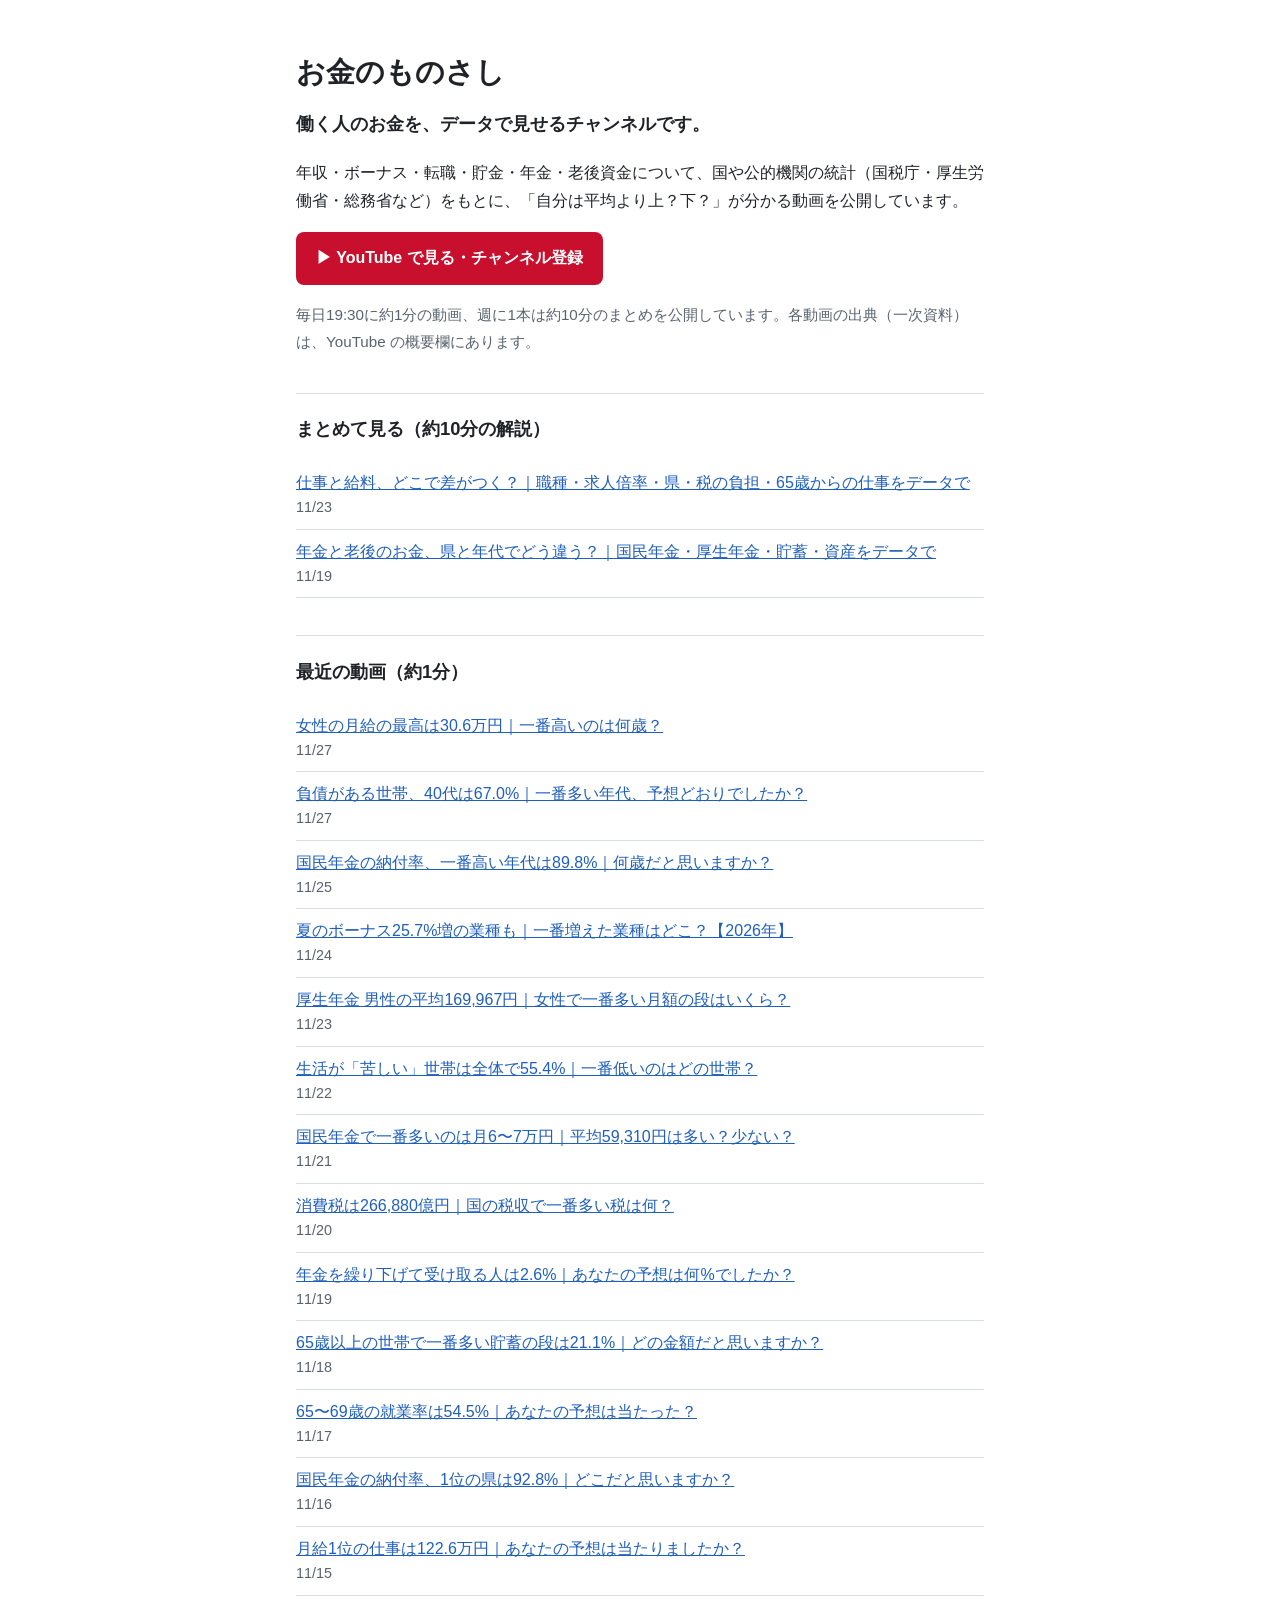
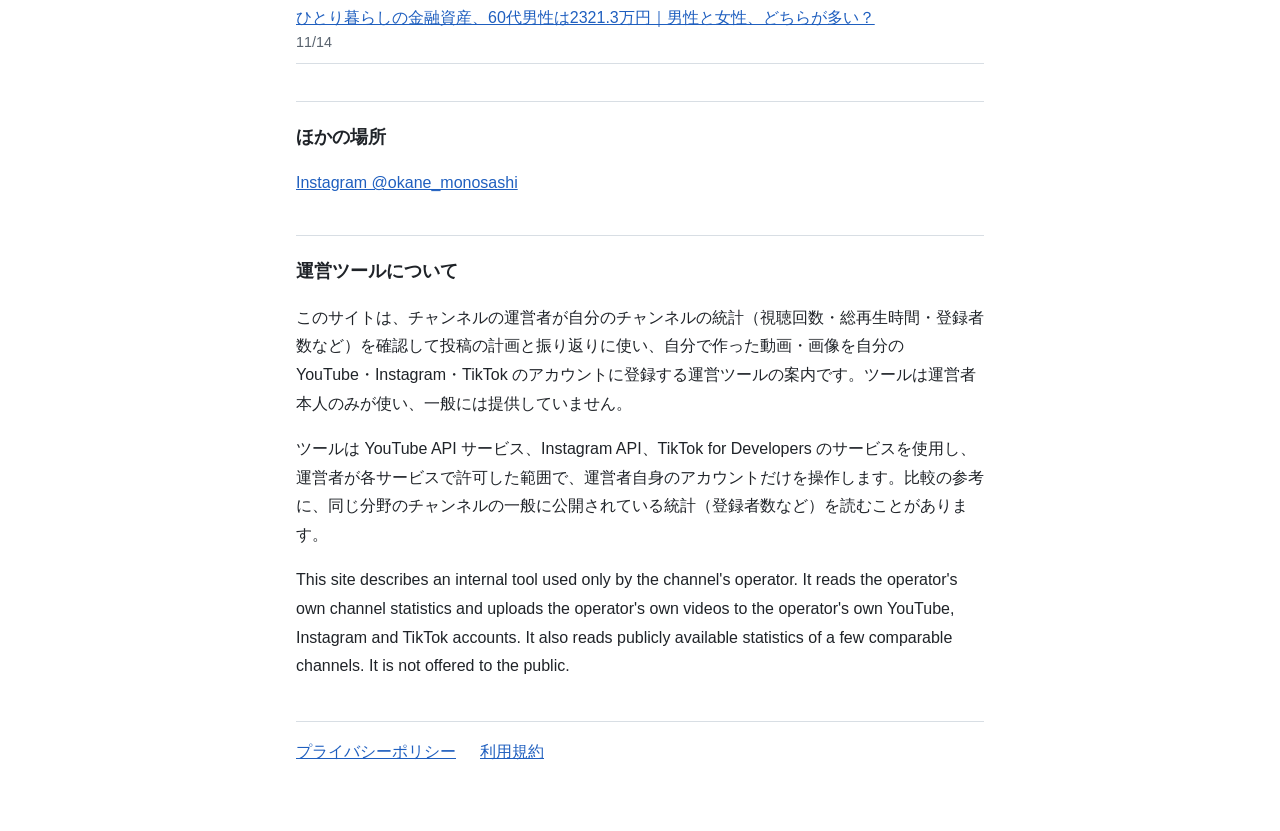
<file: index.html>
<!doctype html>
<html lang="ja">
<head>
<meta charset="utf-8">
<meta name="viewport" content="width=device-width, initial-scale=1">
<title>お金のものさし</title>
<link rel="stylesheet" href="style.css">
</head>
<body>
<main>
  <h1>お金のものさし</h1>
  <p class="lead">働く人のお金を、データで見せるチャンネルです。</p>
  <p>年収・ボーナス・転職・貯金・年金・老後資金について、国や公的機関の統計（国税庁・厚生労働省・総務省など）をもとに、「自分は平均より上？下？」が分かる動画を公開しています。</p>
  <p><a class="button" href="https://www.youtube.com/@%E3%81%8A%E9%87%91%E3%81%AE%E3%82%82%E3%81%AE%E3%81%95%E3%81%97?sub_confirmation=1">▶ YouTube で見る・チャンネル登録</a></p>
  <p class="sub">毎日19:30に約1分の動画、週に1本は約10分のまとめを公開しています。各動画の出典（一次資料）は、YouTube の概要欄にあります。</p>

  <h2>まとめて見る（約10分の解説）</h2>
  <ul class="videos">
    <li><a href="https://youtu.be/18E9BaKMp7U">仕事と給料、どこで差がつく？｜職種・求人倍率・県・税の負担・65歳からの仕事をデータで</a><span class="date">11/23</span></li>
    <li><a href="https://youtu.be/rUFPYE1JXHg">年金と老後のお金、県と年代でどう違う？｜国民年金・厚生年金・貯蓄・資産をデータで</a><span class="date">11/19</span></li>
  </ul>
  <h2>最近の動画（約1分）</h2>
  <ul class="videos">
    <li><a href="https://youtube.com/shorts/x5qanJHw9ck">女性の月給の最高は30.6万円｜一番高いのは何歳？</a><span class="date">11/27</span></li>
    <li><a href="https://youtube.com/shorts/KVENhGezioA">負債がある世帯、40代は67.0%｜一番多い年代、予想どおりでしたか？</a><span class="date">11/27</span></li>
    <li><a href="https://youtube.com/shorts/TTMH55Oafds">国民年金の納付率、一番高い年代は89.8%｜何歳だと思いますか？</a><span class="date">11/25</span></li>
    <li><a href="https://youtube.com/shorts/xdBkvVurj-o">夏のボーナス25.7%増の業種も｜一番増えた業種はどこ？【2026年】</a><span class="date">11/24</span></li>
    <li><a href="https://youtube.com/shorts/gPv6J9fJNKI">厚生年金 男性の平均169,967円｜女性で一番多い月額の段はいくら？</a><span class="date">11/23</span></li>
    <li><a href="https://youtube.com/shorts/LYKNODz2Hec">生活が「苦しい」世帯は全体で55.4%｜一番低いのはどの世帯？</a><span class="date">11/22</span></li>
    <li><a href="https://youtube.com/shorts/fIXE_lTf7NE">国民年金で一番多いのは月6〜7万円｜平均59,310円は多い？少ない？</a><span class="date">11/21</span></li>
    <li><a href="https://youtube.com/shorts/U6adzj6xTyw">消費税は266,880億円｜国の税収で一番多い税は何？</a><span class="date">11/20</span></li>
    <li><a href="https://youtube.com/shorts/phaamiqKUu4">年金を繰り下げて受け取る人は2.6%｜あなたの予想は何%でしたか？</a><span class="date">11/19</span></li>
    <li><a href="https://youtube.com/shorts/lzpZmGSrGxg">65歳以上の世帯で一番多い貯蓄の段は21.1%｜どの金額だと思いますか？</a><span class="date">11/18</span></li>
    <li><a href="https://youtube.com/shorts/TFfhloboNTU">65〜69歳の就業率は54.5%｜あなたの予想は当たった？</a><span class="date">11/17</span></li>
    <li><a href="https://youtube.com/shorts/ytEnR82bvR0">国民年金の納付率、1位の県は92.8%｜どこだと思いますか？</a><span class="date">11/16</span></li>
    <li><a href="https://youtube.com/shorts/6TtFxM8iXM0">月給1位の仕事は122.6万円｜あなたの予想は当たりましたか？</a><span class="date">11/15</span></li>
    <li><a href="https://youtube.com/shorts/kB2SMdeqKJw">ひとり暮らしの金融資産、60代男性は2321.3万円｜男性と女性、どちらが多い？</a><span class="date">11/14</span></li>
  </ul>

  <h2>ほかの場所</h2>
  <p><a href="https://www.instagram.com/okane_monosashi/">Instagram @okane_monosashi</a></p>

  <h2>運営ツールについて</h2>
  <p>このサイトは、チャンネルの運営者が自分のチャンネルの統計（視聴回数・総再生時間・登録者数など）を確認して投稿の計画と振り返りに使い、自分で作った動画・画像を自分の YouTube・Instagram・TikTok のアカウントに登録する運営ツールの案内です。ツールは運営者本人のみが使い、一般には提供していません。</p>
  <p>ツールは YouTube API サービス、Instagram API、TikTok for Developers のサービスを使用し、運営者が各サービスで許可した範囲で、運営者自身のアカウントだけを操作します。比較の参考に、同じ分野のチャンネルの一般に公開されている統計（登録者数など）を読むことがあります。</p>
  <p lang="en">This site describes an internal tool used only by the channel's operator. It reads the operator's own channel statistics and uploads the operator's own videos to the operator's own YouTube, Instagram and TikTok accounts. It also reads publicly available statistics of a few comparable channels. It is not offered to the public.</p>

  <nav>
    <a href="privacy.html">プライバシーポリシー</a>
    <a href="terms.html">利用規約</a>
  </nav>
</main>
</body>
</html>
</file>
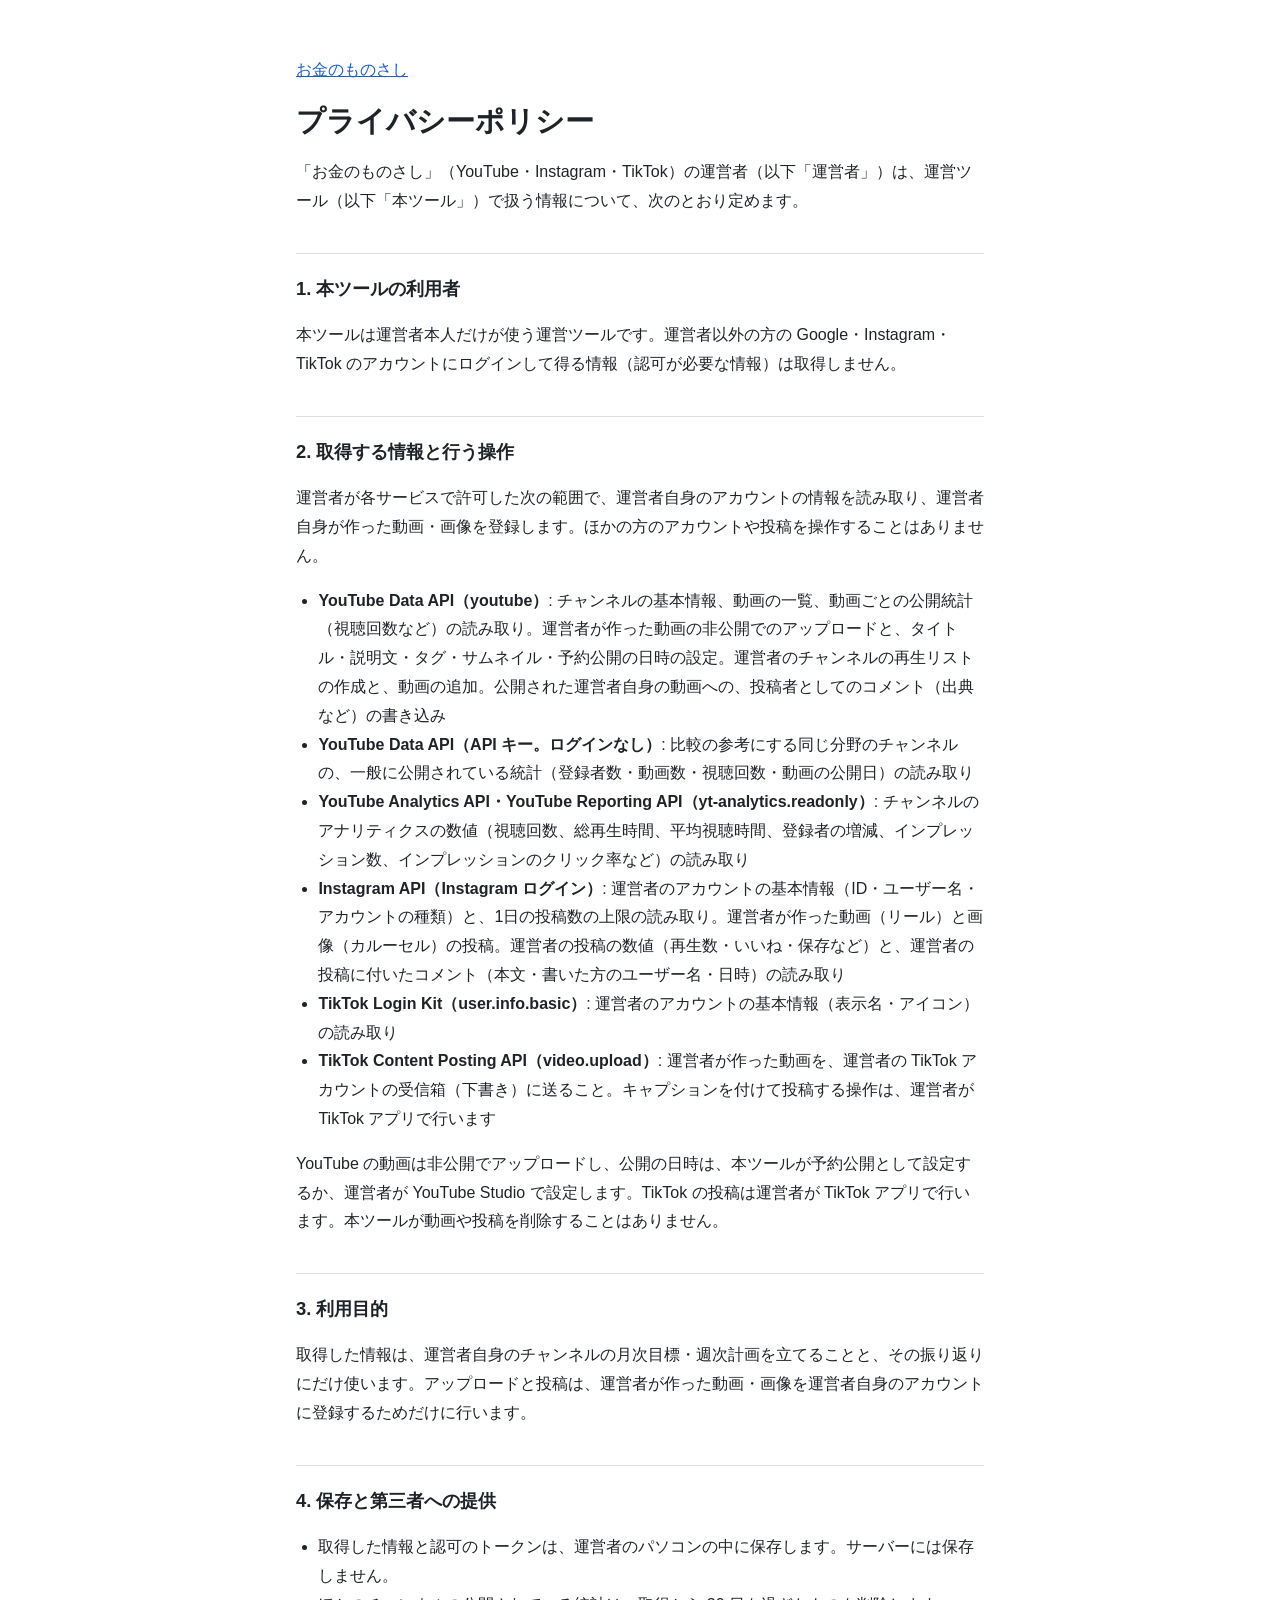
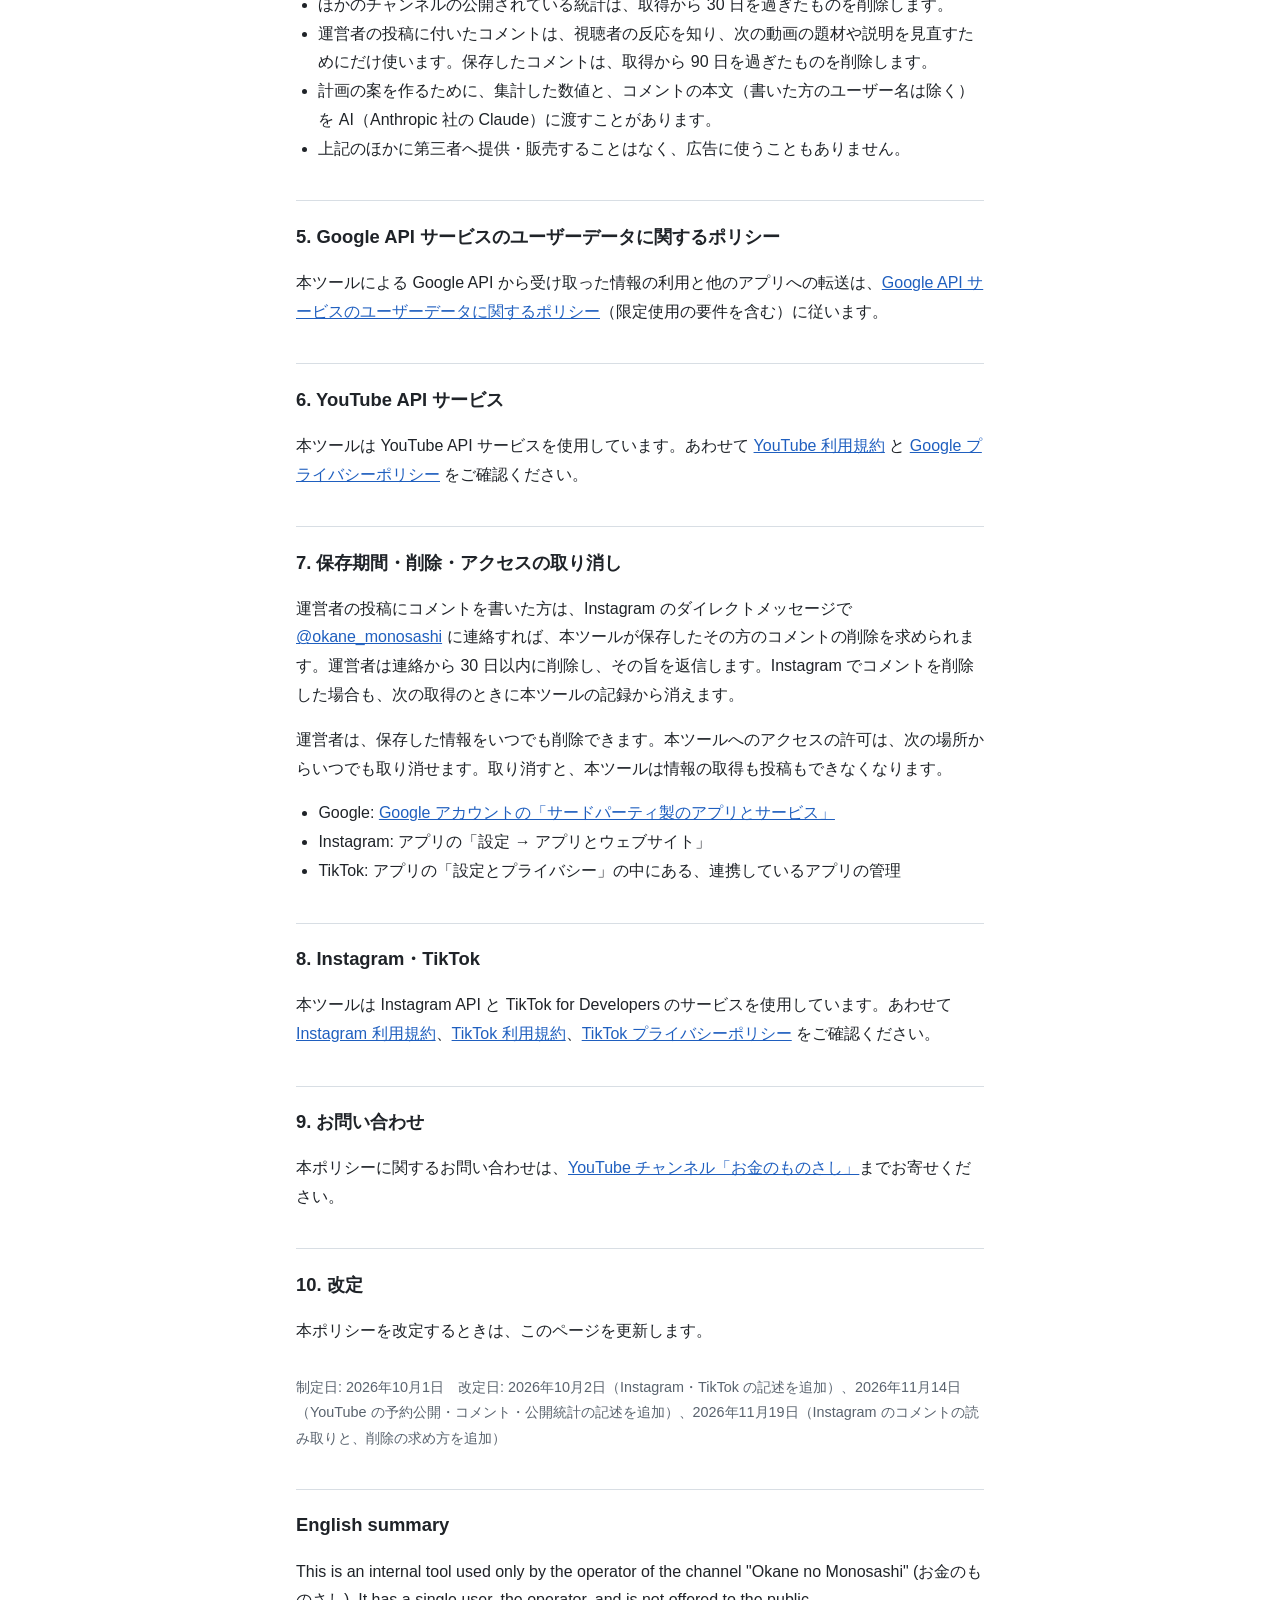
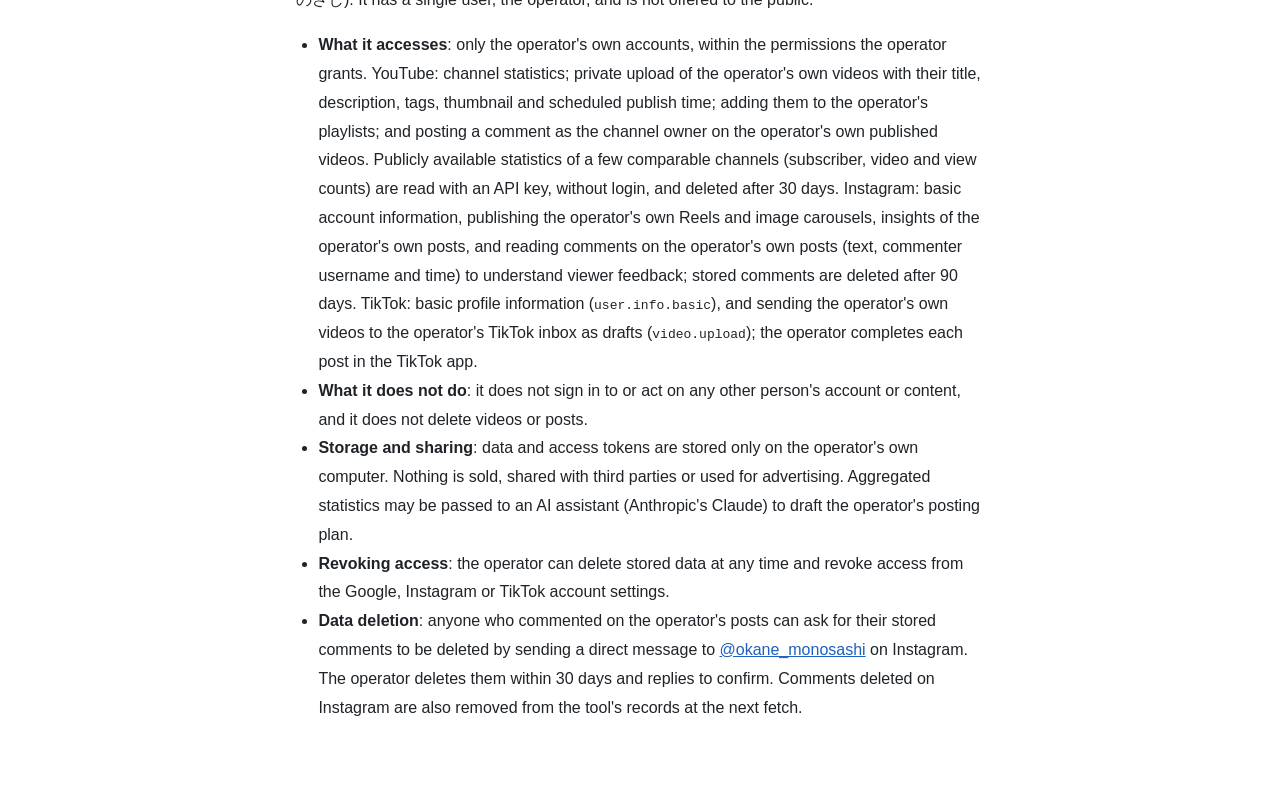
<file: privacy.html>
<!doctype html>
<html lang="ja">
<head>
<meta charset="utf-8">
<meta name="viewport" content="width=device-width, initial-scale=1">
<title>プライバシーポリシー｜お金のものさし</title>
<link rel="stylesheet" href="style.css">
</head>
<body>
<main>
  <p><a href="index.html">お金のものさし</a></p>
  <h1>プライバシーポリシー</h1>
  <p>「お金のものさし」（YouTube・Instagram・TikTok）の運営者（以下「運営者」）は、運営ツール（以下「本ツール」）で扱う情報について、次のとおり定めます。</p>

  <h2>1. 本ツールの利用者</h2>
  <p>本ツールは運営者本人だけが使う運営ツールです。運営者以外の方の Google・Instagram・TikTok のアカウントにログインして得る情報（認可が必要な情報）は取得しません。</p>

  <h2>2. 取得する情報と行う操作</h2>
  <p>運営者が各サービスで許可した次の範囲で、運営者自身のアカウントの情報を読み取り、運営者自身が作った動画・画像を登録します。ほかの方のアカウントや投稿を操作することはありません。</p>
  <ul>
    <li><strong>YouTube Data API（youtube）</strong>: チャンネルの基本情報、動画の一覧、動画ごとの公開統計（視聴回数など）の読み取り。運営者が作った動画の非公開でのアップロードと、タイトル・説明文・タグ・サムネイル・予約公開の日時の設定。運営者のチャンネルの再生リストの作成と、動画の追加。公開された運営者自身の動画への、投稿者としてのコメント（出典など）の書き込み</li>
    <li><strong>YouTube Data API（API キー。ログインなし）</strong>: 比較の参考にする同じ分野のチャンネルの、一般に公開されている統計（登録者数・動画数・視聴回数・動画の公開日）の読み取り</li>
    <li><strong>YouTube Analytics API・YouTube Reporting API（yt-analytics.readonly）</strong>: チャンネルのアナリティクスの数値（視聴回数、総再生時間、平均視聴時間、登録者の増減、インプレッション数、インプレッションのクリック率など）の読み取り</li>
    <li><strong>Instagram API（Instagram ログイン）</strong>: 運営者のアカウントの基本情報（ID・ユーザー名・アカウントの種類）と、1日の投稿数の上限の読み取り。運営者が作った動画（リール）と画像（カルーセル）の投稿。運営者の投稿の数値（再生数・いいね・保存など）と、運営者の投稿に付いたコメント（本文・書いた方のユーザー名・日時）の読み取り</li>
    <li><strong>TikTok Login Kit（user.info.basic）</strong>: 運営者のアカウントの基本情報（表示名・アイコン）の読み取り</li>
    <li><strong>TikTok Content Posting API（video.upload）</strong>: 運営者が作った動画を、運営者の TikTok アカウントの受信箱（下書き）に送ること。キャプションを付けて投稿する操作は、運営者が TikTok アプリで行います</li>
  </ul>
  <p>YouTube の動画は非公開でアップロードし、公開の日時は、本ツールが予約公開として設定するか、運営者が YouTube Studio で設定します。TikTok の投稿は運営者が TikTok アプリで行います。本ツールが動画や投稿を削除することはありません。</p>

  <h2>3. 利用目的</h2>
  <p>取得した情報は、運営者自身のチャンネルの月次目標・週次計画を立てることと、その振り返りにだけ使います。アップロードと投稿は、運営者が作った動画・画像を運営者自身のアカウントに登録するためだけに行います。</p>

  <h2>4. 保存と第三者への提供</h2>
  <ul>
    <li>取得した情報と認可のトークンは、運営者のパソコンの中に保存します。サーバーには保存しません。</li>
    <li>ほかのチャンネルの公開されている統計は、取得から 30 日を過ぎたものを削除します。</li>
    <li>運営者の投稿に付いたコメントは、視聴者の反応を知り、次の動画の題材や説明を見直すためにだけ使います。保存したコメントは、取得から 90 日を過ぎたものを削除します。</li>
    <li>計画の案を作るために、集計した数値と、コメントの本文（書いた方のユーザー名は除く）を AI（Anthropic 社の Claude）に渡すことがあります。</li>
    <li>上記のほかに第三者へ提供・販売することはなく、広告に使うこともありません。</li>
  </ul>

  <h2>5. Google API サービスのユーザーデータに関するポリシー</h2>
  <p>本ツールによる Google API から受け取った情報の利用と他のアプリへの転送は、<a href="https://developers.google.com/terms/api-services-user-data-policy">Google API サービスのユーザーデータに関するポリシー</a>（限定使用の要件を含む）に従います。</p>

  <h2>6. YouTube API サービス</h2>
  <p>本ツールは YouTube API サービスを使用しています。あわせて <a href="https://www.youtube.com/t/terms">YouTube 利用規約</a> と <a href="https://policies.google.com/privacy">Google プライバシーポリシー</a> をご確認ください。</p>

  <h2 id="deletion">7. 保存期間・削除・アクセスの取り消し</h2>
  <p>運営者の投稿にコメントを書いた方は、Instagram のダイレクトメッセージで <a href="https://www.instagram.com/okane_monosashi/">@okane_monosashi</a> に連絡すれば、本ツールが保存したその方のコメントの削除を求められます。運営者は連絡から 30 日以内に削除し、その旨を返信します。Instagram でコメントを削除した場合も、次の取得のときに本ツールの記録から消えます。</p>
  <p>運営者は、保存した情報をいつでも削除できます。本ツールへのアクセスの許可は、次の場所からいつでも取り消せます。取り消すと、本ツールは情報の取得も投稿もできなくなります。</p>
  <ul>
    <li>Google: <a href="https://myaccount.google.com/permissions">Google アカウントの「サードパーティ製のアプリとサービス」</a></li>
    <li>Instagram: アプリの「設定 → アプリとウェブサイト」</li>
    <li>TikTok: アプリの「設定とプライバシー」の中にある、連携しているアプリの管理</li>
  </ul>

  <h2>8. Instagram・TikTok</h2>
  <p>本ツールは Instagram API と TikTok for Developers のサービスを使用しています。あわせて <a href="https://help.instagram.com/581066165581870">Instagram 利用規約</a>、<a href="https://www.tiktok.com/legal/terms-of-service">TikTok 利用規約</a>、<a href="https://www.tiktok.com/legal/privacy-policy">TikTok プライバシーポリシー</a> をご確認ください。</p>

  <h2>9. お問い合わせ</h2>
  <p>本ポリシーに関するお問い合わせは、<a href="https://www.youtube.com/@%E3%81%8A%E9%87%91%E3%81%AE%E3%82%82%E3%81%AE%E3%81%95%E3%81%97">YouTube チャンネル「お金のものさし」</a>までお寄せください。</p>

  <h2>10. 改定</h2>
  <p>本ポリシーを改定するときは、このページを更新します。</p>
  <p class="date">制定日: 2026年10月1日　改定日: 2026年10月2日（Instagram・TikTok の記述を追加）、2026年11月14日（YouTube の予約公開・コメント・公開統計の記述を追加）、2026年11月19日（Instagram のコメントの読み取りと、削除の求め方を追加）</p>

  <h2>English summary</h2>
  <p>This is an internal tool used only by the operator of the channel "Okane no Monosashi" (お金のものさし). It has a single user, the operator, and is not offered to the public.</p>
  <ul>
    <li><strong>What it accesses</strong>: only the operator's own accounts, within the permissions the operator grants. YouTube: channel statistics; private upload of the operator's own videos with their title, description, tags, thumbnail and scheduled publish time; adding them to the operator's playlists; and posting a comment as the channel owner on the operator's own published videos. Publicly available statistics of a few comparable channels (subscriber, video and view counts) are read with an API key, without login, and deleted after 30 days. Instagram: basic account information, publishing the operator's own Reels and image carousels, insights of the operator's own posts, and reading comments on the operator's own posts (text, commenter username and time) to understand viewer feedback; stored comments are deleted after 90 days. TikTok: basic profile information (<code>user.info.basic</code>), and sending the operator's own videos to the operator's TikTok inbox as drafts (<code>video.upload</code>); the operator completes each post in the TikTok app.</li>
    <li><strong>What it does not do</strong>: it does not sign in to or act on any other person's account or content, and it does not delete videos or posts.</li>
    <li><strong>Storage and sharing</strong>: data and access tokens are stored only on the operator's own computer. Nothing is sold, shared with third parties or used for advertising. Aggregated statistics may be passed to an AI assistant (Anthropic's Claude) to draft the operator's posting plan.</li>
    <li><strong>Revoking access</strong>: the operator can delete stored data at any time and revoke access from the Google, Instagram or TikTok account settings.</li>
    <li id="deletion-en"><strong>Data deletion</strong>: anyone who commented on the operator's posts can ask for their stored comments to be deleted by sending a direct message to <a href="https://www.instagram.com/okane_monosashi/">@okane_monosashi</a> on Instagram. The operator deletes them within 30 days and replies to confirm. Comments deleted on Instagram are also removed from the tool's records at the next fetch.</li>
  </ul>
</main>
</body>
</html>
</file>
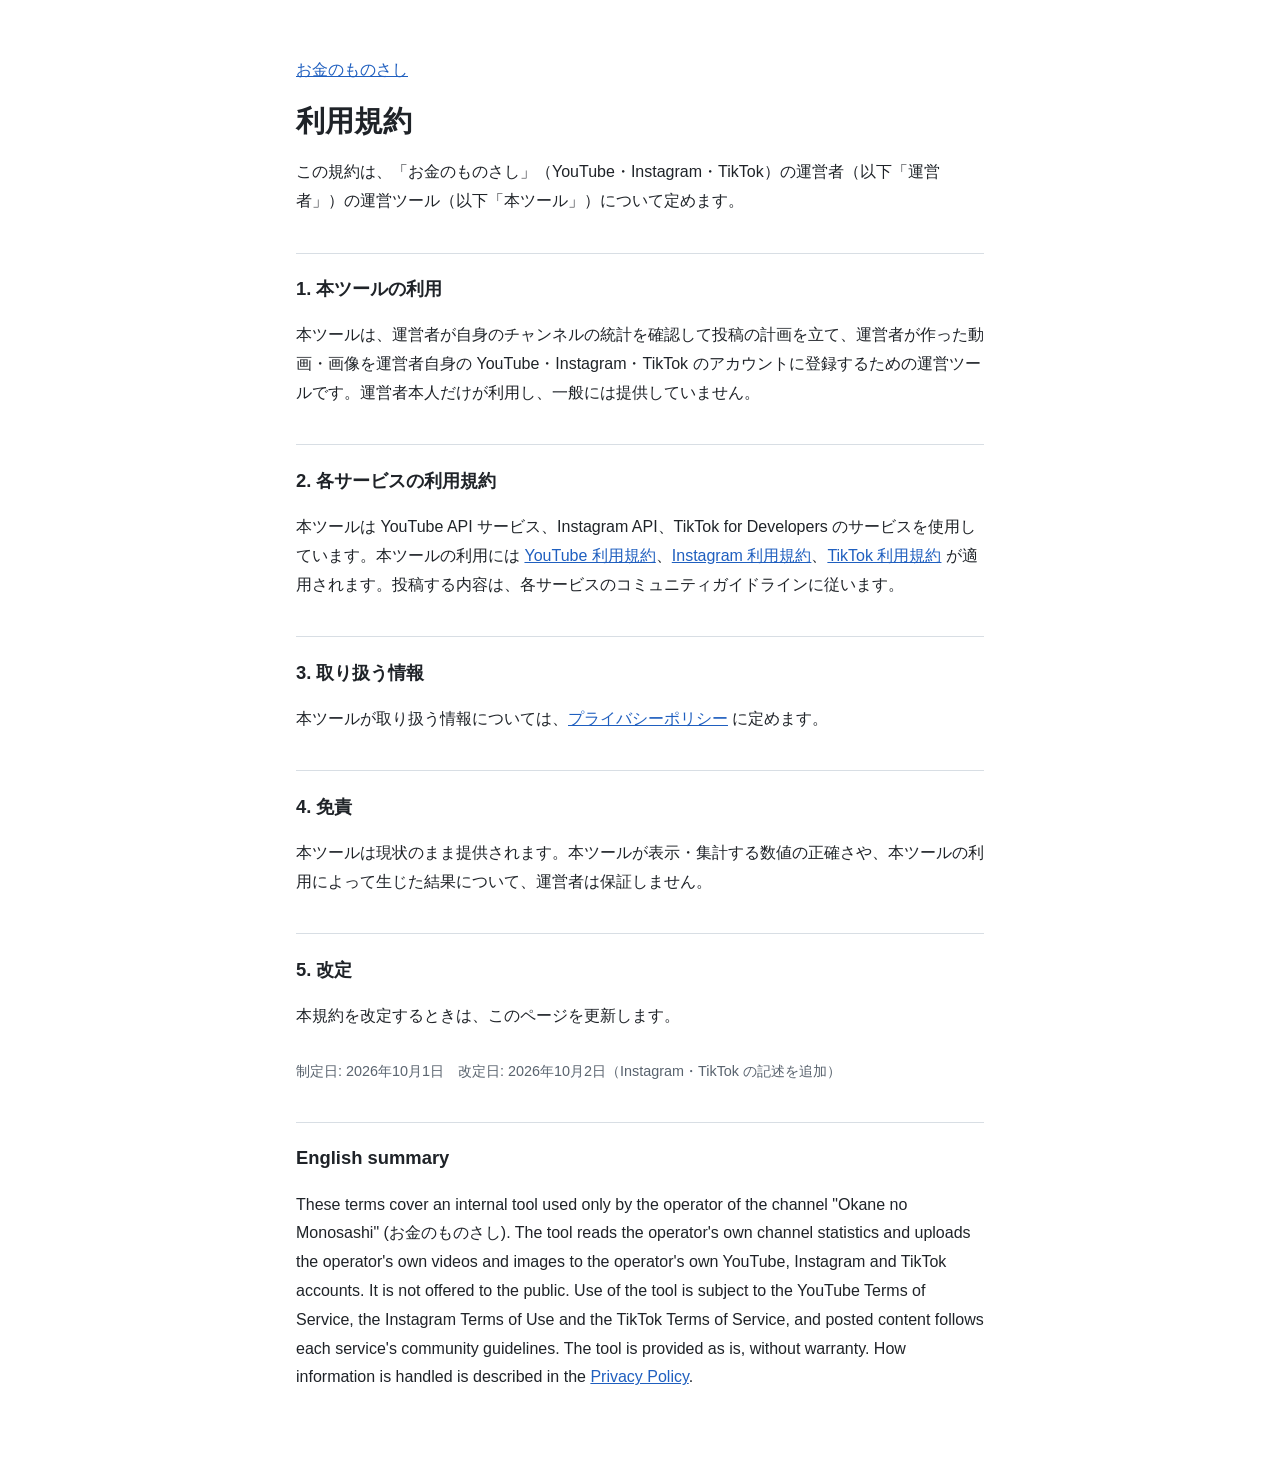
<file: terms.html>
<!doctype html>
<html lang="ja">
<head>
<meta charset="utf-8">
<meta name="viewport" content="width=device-width, initial-scale=1">
<title>利用規約｜お金のものさし</title>
<link rel="stylesheet" href="style.css">
</head>
<body>
<main>
  <p><a href="index.html">お金のものさし</a></p>
  <h1>利用規約</h1>
  <p>この規約は、「お金のものさし」（YouTube・Instagram・TikTok）の運営者（以下「運営者」）の運営ツール（以下「本ツール」）について定めます。</p>

  <h2>1. 本ツールの利用</h2>
  <p>本ツールは、運営者が自身のチャンネルの統計を確認して投稿の計画を立て、運営者が作った動画・画像を運営者自身の YouTube・Instagram・TikTok のアカウントに登録するための運営ツールです。運営者本人だけが利用し、一般には提供していません。</p>

  <h2>2. 各サービスの利用規約</h2>
  <p>本ツールは YouTube API サービス、Instagram API、TikTok for Developers のサービスを使用しています。本ツールの利用には <a href="https://www.youtube.com/t/terms">YouTube 利用規約</a>、<a href="https://help.instagram.com/581066165581870">Instagram 利用規約</a>、<a href="https://www.tiktok.com/legal/terms-of-service">TikTok 利用規約</a> が適用されます。投稿する内容は、各サービスのコミュニティガイドラインに従います。</p>

  <h2>3. 取り扱う情報</h2>
  <p>本ツールが取り扱う情報については、<a href="privacy.html">プライバシーポリシー</a> に定めます。</p>

  <h2>4. 免責</h2>
  <p>本ツールは現状のまま提供されます。本ツールが表示・集計する数値の正確さや、本ツールの利用によって生じた結果について、運営者は保証しません。</p>

  <h2>5. 改定</h2>
  <p>本規約を改定するときは、このページを更新します。</p>
  <p class="date">制定日: 2026年10月1日　改定日: 2026年10月2日（Instagram・TikTok の記述を追加）</p>

  <h2>English summary</h2>
  <p>These terms cover an internal tool used only by the operator of the channel "Okane no Monosashi" (お金のものさし). The tool reads the operator's own channel statistics and uploads the operator's own videos and images to the operator's own YouTube, Instagram and TikTok accounts. It is not offered to the public. Use of the tool is subject to the YouTube Terms of Service, the Instagram Terms of Use and the TikTok Terms of Service, and posted content follows each service's community guidelines. The tool is provided as is, without warranty. How information is handled is described in the <a href="privacy.html">Privacy Policy</a>.</p>
</main>
</body>
</html>
</file>
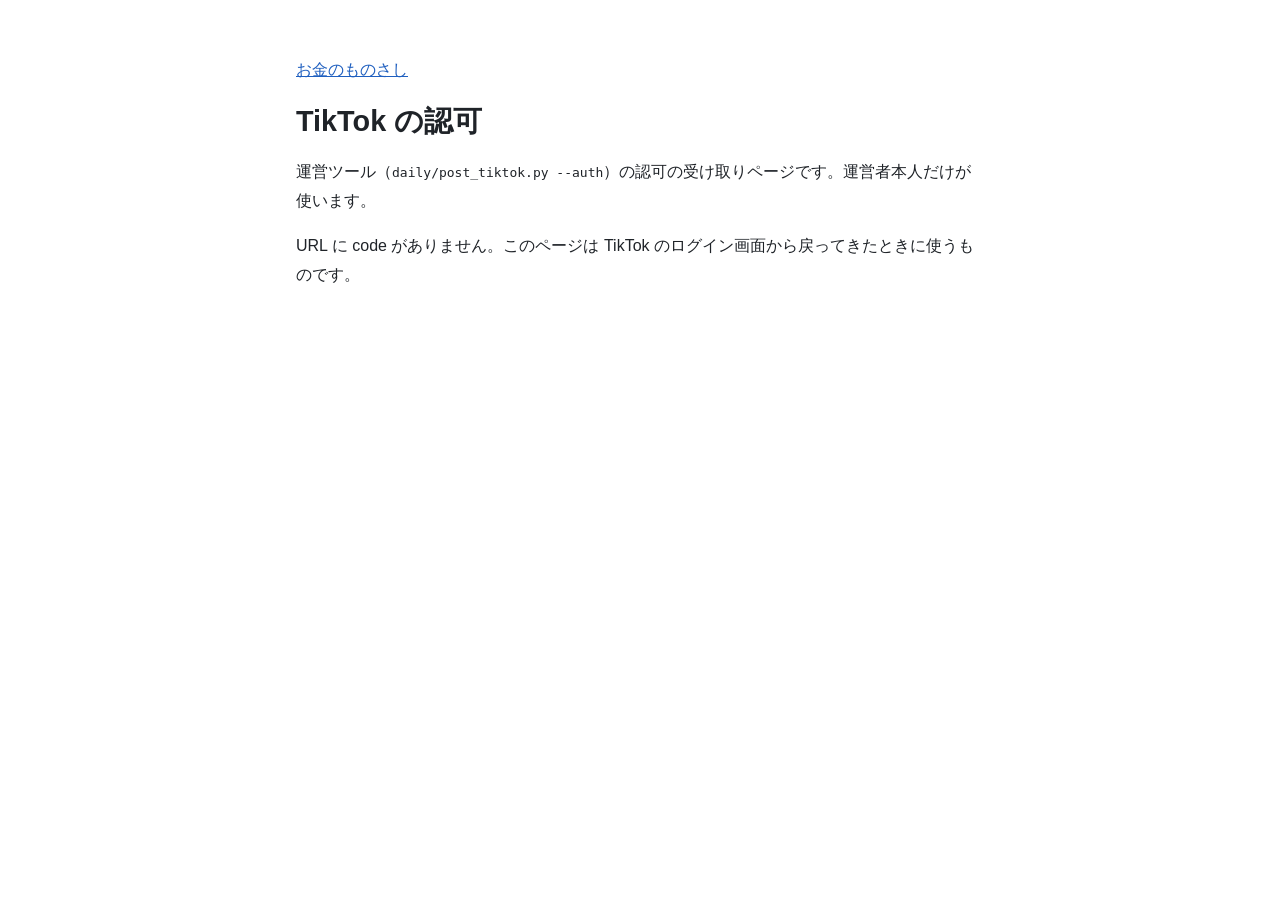
<file: tiktok_callback.html>
<!doctype html>
<html lang="ja">
<head>
<meta charset="utf-8">
<meta name="viewport" content="width=device-width, initial-scale=1">
<meta name="robots" content="noindex">
<title>TikTok の認可｜お金のものさし</title>
<link rel="stylesheet" href="style.css">
<style>
  code.big { display: block; padding: 12px 16px; font-size: 1.05rem; word-break: break-all; border: 1px solid var(--rule); border-radius: 6px; user-select: all; }
  button { font: inherit; padding: 8px 16px; margin-top: 12px; cursor: pointer; }
  .error { color: #b42318; }
</style>
</head>
<body>
<main>
  <p><a href="index.html">お金のものさし</a></p>
  <h1>TikTok の認可</h1>
  <p>運営ツール（<code>daily/post_tiktok.py --auth</code>）の認可の受け取りページです。運営者本人だけが使います。</p>

  <div id="ok" hidden>
    <p>認可できました。下の <strong>code</strong> を、端末で待っている <code>post_tiktok.py --auth</code> に貼り付けてください（このコードは数分で使えなくなります）。</p>
    <code class="big" id="code"></code>
    <button type="button" id="copy">コピー</button>
    <p class="date">このページは URL に含まれる code を表示するだけで、どこにも送りません。貼り付けたら、このタブは閉じてください。</p>
  </div>

  <div id="ng" hidden>
    <p class="error">認可できませんでした: <span id="reason"></span></p>
    <p>端末で <code>post_tiktok.py --auth</code> をやり直してください。</p>
  </div>

  <div id="none" hidden>
    <p>URL に code がありません。このページは TikTok のログイン画面から戻ってきたときに使うものです。</p>
  </div>

  <script>
    (function () {
      var q = new URLSearchParams(location.search);
      var code = q.get("code"), error = q.get("error");
      if (code) {
        document.getElementById("code").textContent = code;
        document.getElementById("ok").hidden = false;
        document.getElementById("copy").addEventListener("click", function () {
          navigator.clipboard && navigator.clipboard.writeText(code).then(function () {
            document.getElementById("copy").textContent = "コピーしました";
          });
        });
      } else if (error) {
        document.getElementById("reason").textContent = error + (q.get("error_description") ? "（" + q.get("error_description") + "）" : "");
        document.getElementById("ng").hidden = false;
      } else {
        document.getElementById("none").hidden = false;
      }
      // 履歴に code を残さない（表示は済んでいる）
      if (code || error) { try { history.replaceState(null, "", location.pathname); } catch (e) {} }
    })();
  </script>
</main>
</body>
</html>
</file>
<file: style.css>
:root {
  --bg: #ffffff;
  --fg: #1f2328;
  --muted: #59636e;
  --link: #1f5fbf;
  --rule: #d8dee4;
}
@media (prefers-color-scheme: dark) {
  :root {
    --bg: #0d1117;
    --fg: #e6edf3;
    --muted: #9198a1;
    --link: #6cb1ff;
    --rule: #30363d;
  }
}
* { box-sizing: border-box; }
body {
  margin: 0;
  background: var(--bg);
  color: var(--fg);
  font-family: "Hiragino Sans", "Noto Sans JP", "Yu Gothic UI", Meiryo, sans-serif;
  line-height: 1.8;
}
main { max-width: 720px; margin: 0 auto; padding: 40px 16px 64px; }
h1 { font-size: 1.8rem; line-height: 1.4; margin: 0.4em 0 0.6em; }
h2 { font-size: 1.15rem; margin: 2em 0 0.5em; padding-top: 1em; border-top: 1px solid var(--rule); }
a { color: var(--link); }
.lead { font-size: 1.1rem; font-weight: 600; }
.date { color: var(--muted); font-size: 0.9rem; margin-top: 2em; }
nav { display: flex; gap: 24px; margin-top: 2.5em; padding-top: 1em; border-top: 1px solid var(--rule); }
ul { padding-left: 1.4em; }
.button { display: inline-block; padding: 12px 20px; border-radius: 8px; background: #c8102e; color: #ffffff; font-weight: 700; text-decoration: none; }
.sub { color: var(--muted); font-size: 0.95rem; }
.videos { list-style: none; padding-left: 0; }
.videos li { padding: 10px 0; border-bottom: 1px solid var(--rule); line-height: 1.5; }
.videos .date { display: block; margin-top: 2px; }
</file>
